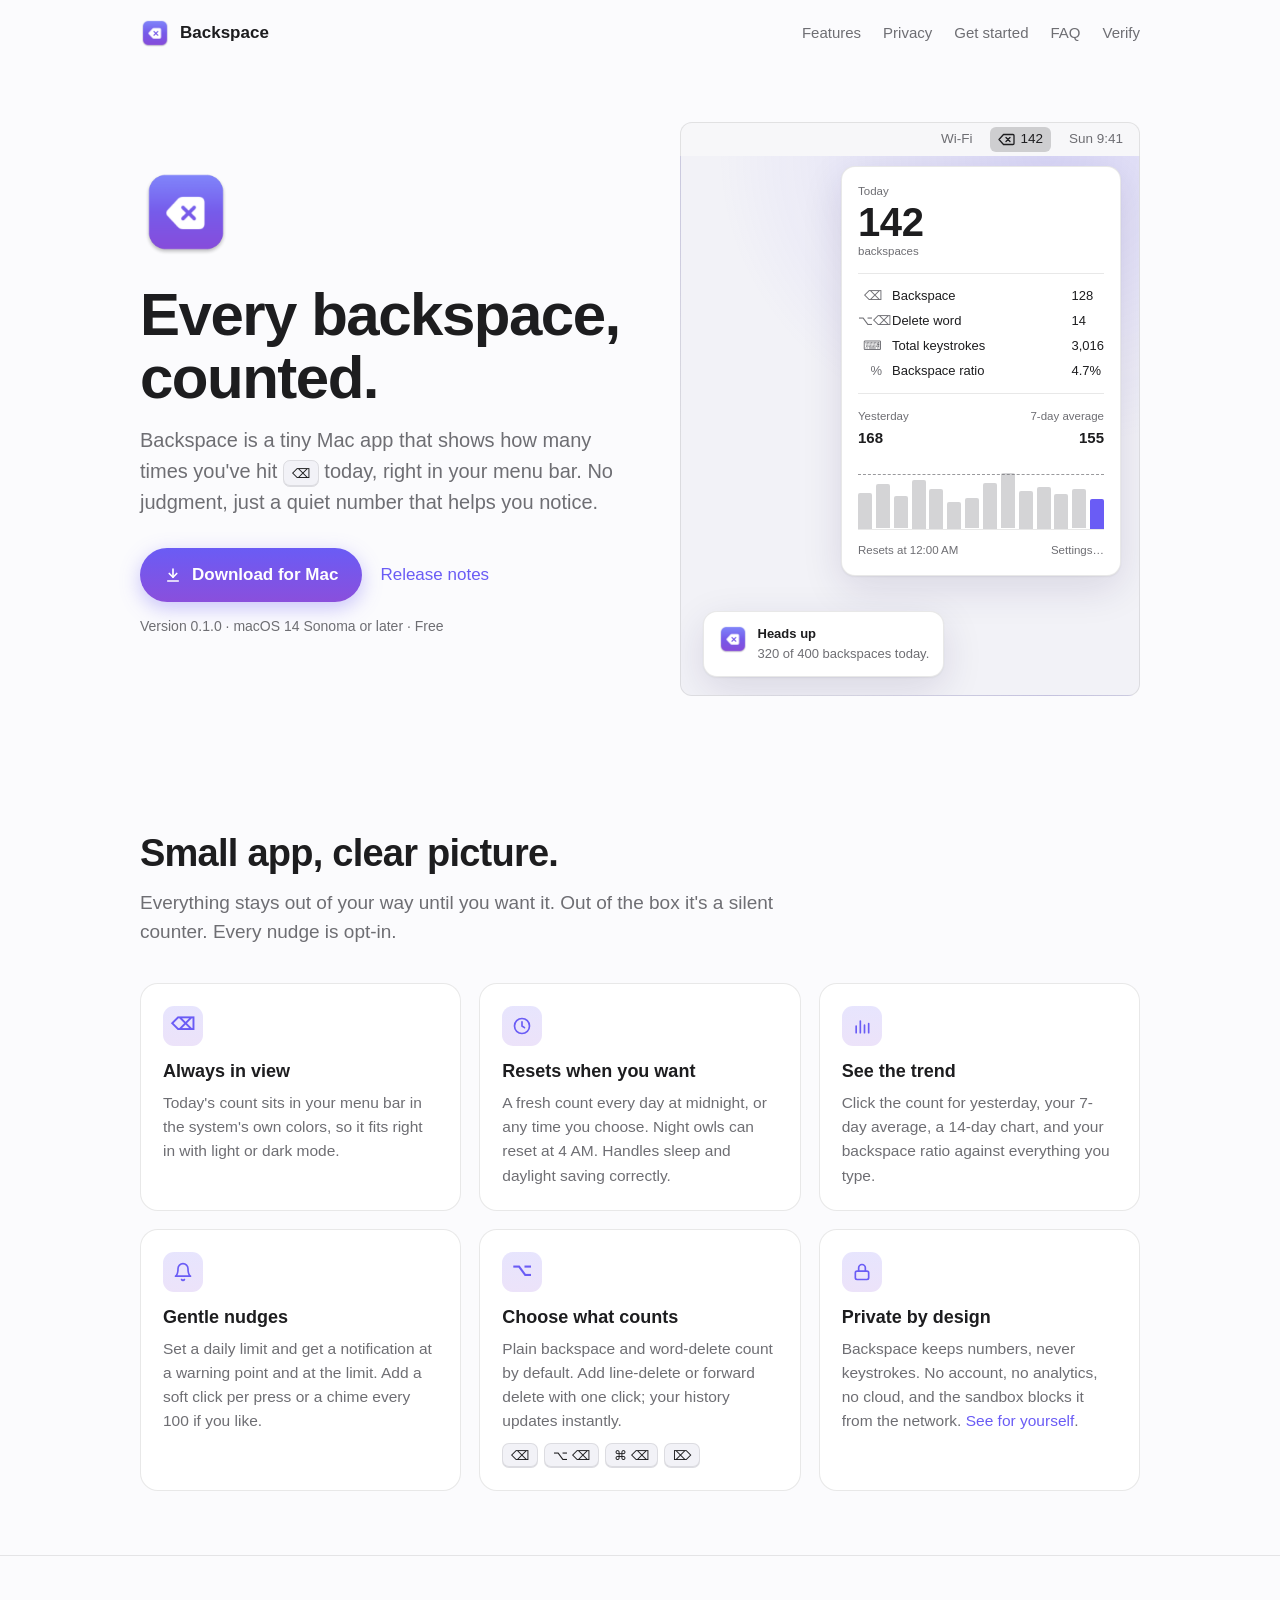
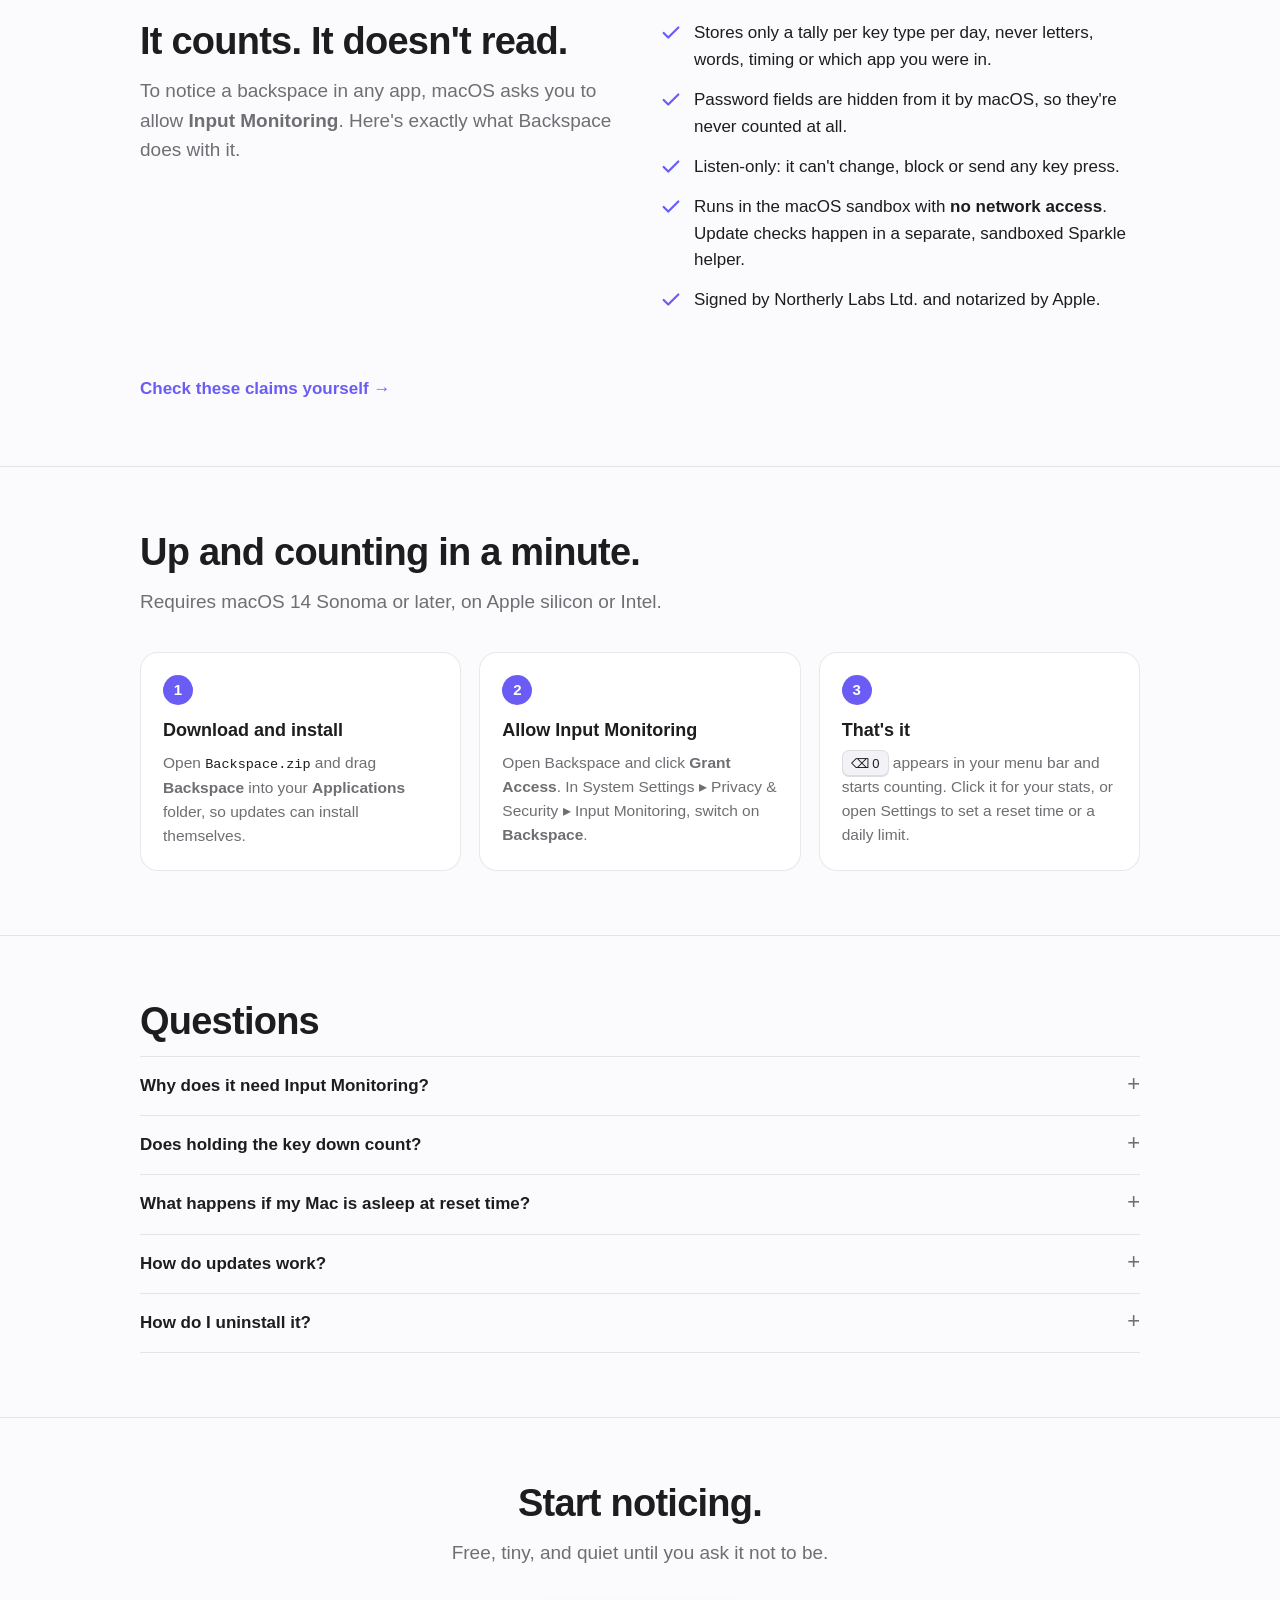
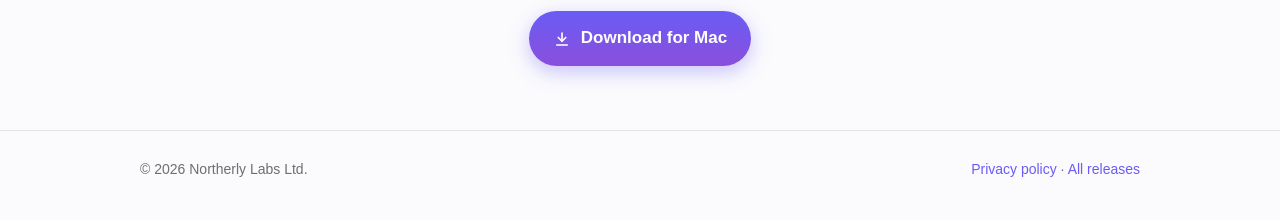
<file: index.html>
<!doctype html>
<html lang="en">
<head>
  <meta charset="utf-8">
  <meta name="viewport" content="width=device-width, initial-scale=1">
  <title>Backspace: a backspace counter for your Mac's menu bar</title>
  <meta name="description" content="Backspace is a tiny macOS menu bar app that counts how many times you press backspace each day. Private by design: only counts are stored, never what you type.">
  <link rel="icon" type="image/png" href="assets/favicon.png">
  <link rel="apple-touch-icon" href="assets/icon.png">
  <meta property="og:title" content="Backspace for macOS">
  <meta property="og:description" content="A quiet count of every backspace, right in your menu bar.">
  <meta property="og:image" content="https://bitbotlabs.com/backspace-releases/assets/icon.png">
  <meta property="og:type" content="website">
  <meta name="twitter:card" content="summary">
  <link rel="stylesheet" href="assets/site.css">
</head>
<body>
  <header class="top">
    <div class="wrap">
      <a class="brand" href="./"><img src="assets/icon.png" alt="" width="30" height="30">Backspace</a>
      <nav class="links" aria-label="Sections">
        <a href="#features">Features</a>
        <a href="#privacy">Privacy</a>
        <a href="#start">Get started</a>
        <a href="#faq">FAQ</a>
        <a href="verify.html">Verify</a>
      </nav>
    </div>
  </header>

  <main>
    <div class="wrap">
      <div class="hero">
        <div>
          <img class="hero-icon" src="assets/icon.png" alt="Backspace app icon" width="92" height="92">
          <h1>Every backspace,<br>counted.</h1>
          <p class="lede">Backspace is a tiny Mac app that shows how many times you've hit <kbd>⌫</kbd> today, right in your menu bar. No judgment, just a quiet number that helps you notice.</p>
          <div class="cta">
            <a class="btn" href="https://github.com/srosky/backspace-releases/releases/latest/download/Backspace.zip">
              <svg viewBox="0 0 24 24" fill="none" stroke="currentColor" stroke-width="2.2" stroke-linecap="round" stroke-linejoin="round" aria-hidden="true"><path d="M12 4v11"/><path d="m7 10 5 5 5-5"/><path d="M5 20h14"/></svg>
              Download for Mac
            </a>
            <a href="https://github.com/srosky/backspace-releases/releases">Release notes</a>
          </div>
          <p class="meta"><span id="version">Version 0.1.0</span> · macOS 14 Sonoma or later · Free</p>
        </div>

        <div class="scene" aria-label="Illustration of the Backspace menu bar item and its window">
          <div class="menubar" aria-hidden="true">
            <span class="dim hide-sm">Wi-Fi</span>
            <span class="item active num">
              <svg viewBox="0 0 34 26" fill="none" stroke="currentColor" stroke-width="2.6" stroke-linejoin="round"><path d="M11 3h19a2 2 0 0 1 2 2v16a2 2 0 0 1-2 2H11L2 13z"/><path d="m16 9 8 8m0-8-8 8" stroke-linecap="round"/></svg>
              142
            </span>
            <span class="dim num">Sun 9:41</span>
          </div>
          <div class="panel-area">
            <div class="panel" aria-hidden="true">
              <div class="label">Today</div>
              <div class="big num">142</div>
              <div class="label">backspaces</div>
              <hr>
              <div class="rows num">
                <span class="sym">⌫</span><span>Backspace</span><span>128</span>
                <span class="sym">⌥⌫</span><span>Delete word</span><span>14</span>
                <span class="sym">⌨︎</span><span>Total keystrokes</span><span>3,016</span>
                <span class="sym">%</span><span>Backspace ratio</span><span>4.7%</span>
              </div>
              <hr>
              <div class="stats num">
                <div><span class="label">Yesterday</span><b>168</b></div>
                <div style="text-align:right"><span class="label">7-day average</span><b>155</b></div>
              </div>
              <div class="chart">
                <span style="height:52%"></span><span style="height:64%"></span><span style="height:47%"></span><span style="height:71%"></span>
                <span style="height:58%"></span><span style="height:39%"></span><span style="height:44%"></span><span style="height:66%"></span>
                <span style="height:80%"></span><span style="height:55%"></span><span style="height:61%"></span><span style="height:50%"></span>
                <span style="height:57%"></span><span class="today" style="height:43%"></span>
                <i class="limit" style="bottom:78%"></i>
              </div>
              <div class="foot"><span>Resets at 12:00 AM</span><span>Settings…</span></div>
            </div>
            <div class="note" aria-hidden="true">
              <img src="assets/icon.png" alt="">
              <div><b>Heads up</b><span>320 of 400 backspaces today.</span></div>
            </div>
          </div>
        </div>
      </div>
    </div>

    <section id="features">
      <div class="wrap">
        <h2>Small app, clear picture.</h2>
        <p class="section-lede">Everything stays out of your way until you want it. Out of the box it's a silent counter. Every nudge is opt-in.</p>
        <div class="grid">
          <div class="card">
            <div class="glyph">⌫</div>
            <h3>Always in view</h3>
            <p>Today's count sits in your menu bar in the system's own colors, so it fits right in with light or dark mode.</p>
          </div>
          <div class="card">
            <div class="glyph">
              <svg width="20" height="20" viewBox="0 0 24 24" fill="none" stroke="currentColor" stroke-width="2" stroke-linecap="round"><circle cx="12" cy="12" r="9"/><path d="M12 7v5l3 2"/></svg>
            </div>
            <h3>Resets when you want</h3>
            <p>A fresh count every day at midnight, or any time you choose. Night owls can reset at 4 AM. Handles sleep and daylight saving correctly.</p>
          </div>
          <div class="card">
            <div class="glyph">
              <svg width="20" height="20" viewBox="0 0 24 24" fill="none" stroke="currentColor" stroke-width="2" stroke-linecap="round"><path d="M5 20V12M10 20V6M15 20v-9M20 20V9"/></svg>
            </div>
            <h3>See the trend</h3>
            <p>Click the count for yesterday, your 7-day average, a 14-day chart, and your backspace ratio against everything you type.</p>
          </div>
          <div class="card">
            <div class="glyph">
              <svg width="20" height="20" viewBox="0 0 24 24" fill="none" stroke="currentColor" stroke-width="2" stroke-linecap="round" stroke-linejoin="round"><path d="M6 8a6 6 0 1 1 12 0c0 7 3 9 3 9H3s3-2 3-9"/><path d="M10.3 21a1.94 1.94 0 0 0 3.4 0"/></svg>
            </div>
            <h3>Gentle nudges</h3>
            <p>Set a daily limit and get a notification at a warning point and at the limit. Add a soft click per press or a chime every 100 if you like.</p>
          </div>
          <div class="card">
            <div class="glyph">⌥</div>
            <h3>Choose what counts</h3>
            <p>Plain backspace and word-delete count by default. Add line-delete or forward delete with one click; your history updates instantly.</p>
            <div class="keys"><kbd>⌫</kbd><kbd>⌥ ⌫</kbd><kbd>⌘ ⌫</kbd><kbd>⌦</kbd></div>
          </div>
          <div class="card">
            <div class="glyph">
              <svg width="20" height="20" viewBox="0 0 24 24" fill="none" stroke="currentColor" stroke-width="2" stroke-linecap="round" stroke-linejoin="round"><rect x="4" y="11" width="16" height="10" rx="2"/><path d="M8 11V7a4 4 0 0 1 8 0v4"/></svg>
            </div>
            <h3>Private by design</h3>
            <p>Backspace keeps numbers, never keystrokes. No account, no analytics, no cloud, and the sandbox blocks it from the network. <a href="verify.html">See for yourself</a>.</p>
          </div>
        </div>
      </div>
    </section>

    <section id="privacy">
      <div class="wrap privacy">
        <div>
          <h2>It counts. It doesn't read.</h2>
          <p class="section-lede">To notice a backspace in any app, macOS asks you to allow <strong>Input Monitoring</strong>. Here's exactly what Backspace does with it.</p>
        </div>
        <ul class="checklist">
          <li><svg viewBox="0 0 24 24" fill="none" stroke="currentColor" stroke-width="2.4" stroke-linecap="round" stroke-linejoin="round"><path d="M20 6 9 17l-5-5"/></svg><span>Stores only a tally per key type per day, never letters, words, timing or which app you were in.</span></li>
          <li><svg viewBox="0 0 24 24" fill="none" stroke="currentColor" stroke-width="2.4" stroke-linecap="round" stroke-linejoin="round"><path d="M20 6 9 17l-5-5"/></svg><span>Password fields are hidden from it by macOS, so they're never counted at all.</span></li>
          <li><svg viewBox="0 0 24 24" fill="none" stroke="currentColor" stroke-width="2.4" stroke-linecap="round" stroke-linejoin="round"><path d="M20 6 9 17l-5-5"/></svg><span>Listen-only: it can't change, block or send any key press.</span></li>
          <li><svg viewBox="0 0 24 24" fill="none" stroke="currentColor" stroke-width="2.4" stroke-linecap="round" stroke-linejoin="round"><path d="M20 6 9 17l-5-5"/></svg><span>Runs in the macOS sandbox with <strong>no network access</strong>. Update checks happen in a separate, sandboxed Sparkle helper.</span></li>
          <li><svg viewBox="0 0 24 24" fill="none" stroke="currentColor" stroke-width="2.4" stroke-linecap="round" stroke-linejoin="round"><path d="M20 6 9 17l-5-5"/></svg><span>Signed by Northerly Labs Ltd. and notarized by Apple.</span></li>
        </ul>
        <p style="margin:22px 0 0"><a href="verify.html"><strong>Check these claims yourself →</strong></a></p>
      </div>
    </section>

    <section id="start">
      <div class="wrap">
        <h2>Up and counting in a minute.</h2>
        <p class="section-lede">Requires macOS 14 Sonoma or later, on Apple silicon or Intel.</p>
        <ol class="steps">
          <li>
            <h3>Download and install</h3>
            <p>Open <span class="path">Backspace.zip</span> and drag <strong>Backspace</strong> into your <strong>Applications</strong> folder, so updates can install themselves.</p>
          </li>
          <li>
            <h3>Allow Input Monitoring</h3>
            <p>Open Backspace and click <strong>Grant Access</strong>. In System Settings ▸ Privacy &amp; Security ▸ Input Monitoring, switch on <strong>Backspace</strong>.</p>
          </li>
          <li>
            <h3>That's it</h3>
            <p><kbd>⌫ 0</kbd> appears in your menu bar and starts counting. Click it for your stats, or open Settings to set a reset time or a daily limit.</p>
          </li>
        </ol>
      </div>
    </section>

    <section id="faq">
      <div class="wrap">
        <h2>Questions</h2>
        <details>
          <summary>Why does it need Input Monitoring?</summary>
          <p>It's the only way for an app to notice a key press while you're typing in another app. Backspace uses it in listen-only mode and keeps nothing but counts. You can switch it off any time in System Settings ▸ Privacy &amp; Security ▸ Input Monitoring.</p>
        </details>
        <details>
          <summary>Does holding the key down count?</summary>
          <p>Yes. Each repeated delete counts, so the number matches the characters you actually removed. Per-press sounds stay quiet while the key repeats, unless you turn that off.</p>
        </details>
        <details>
          <summary>What happens if my Mac is asleep at reset time?</summary>
          <p>Backspace resets as soon as your Mac wakes up, and earlier presses stay with the day they belong to. Missed days don't show up as empty rows.</p>
        </details>
        <details>
          <summary>How do updates work?</summary>
          <p>Backspace checks once a day and offers new versions with a standard update window. You can turn automatic checks off in Settings ▸ General, or check by hand.</p>
        </details>
        <details>
          <summary>How do I uninstall it?</summary>
          <p>Quit Backspace from its menu bar window and move the app to the Trash. To remove your history and settings too, delete <span class="path">~/Library/Containers/com.simonroscoe.Backspace</span>.</p>
        </details>
      </div>
    </section>

    <section class="closing">
      <div class="wrap">
        <h2>Start noticing.</h2>
        <p class="section-lede" style="margin-inline:auto">Free, tiny, and quiet until you ask it not to be.</p>
        <a class="btn" href="https://github.com/srosky/backspace-releases/releases/latest/download/Backspace.zip">
          <svg viewBox="0 0 24 24" fill="none" stroke="currentColor" stroke-width="2.2" stroke-linecap="round" stroke-linejoin="round" aria-hidden="true"><path d="M12 4v11"/><path d="m7 10 5 5 5-5"/><path d="M5 20h14"/></svg>
          Download for Mac
        </a>
      </div>
    </section>
  </main>

  <footer>
    <div class="wrap">
      <span>© 2026 Northerly Labs Ltd.</span>
      <span><a href="verify.html#policy">Privacy policy</a> · <a href="https://github.com/srosky/backspace-releases/releases">All releases</a></span>
    </div>
  </footer>

  <script>
    // Show the newest version and its date. Falls back to the static text if GitHub's API is unavailable.
    fetch("https://api.github.com/repos/srosky/backspace-releases/releases/latest")
      .then(r => r.ok ? r.json() : Promise.reject(r.status))
      .then(release => {
        const version = String(release.tag_name || "").replace(/^v/, "");
        if (!version) return;
        const date = new Date(release.published_at).toLocaleDateString(undefined, { day: "numeric", month: "short", year: "numeric" });
        document.getElementById("version").textContent = "Version " + version + " · " + date;
      })
      .catch(() => {});
  </script>
</body>
</html>
</file>
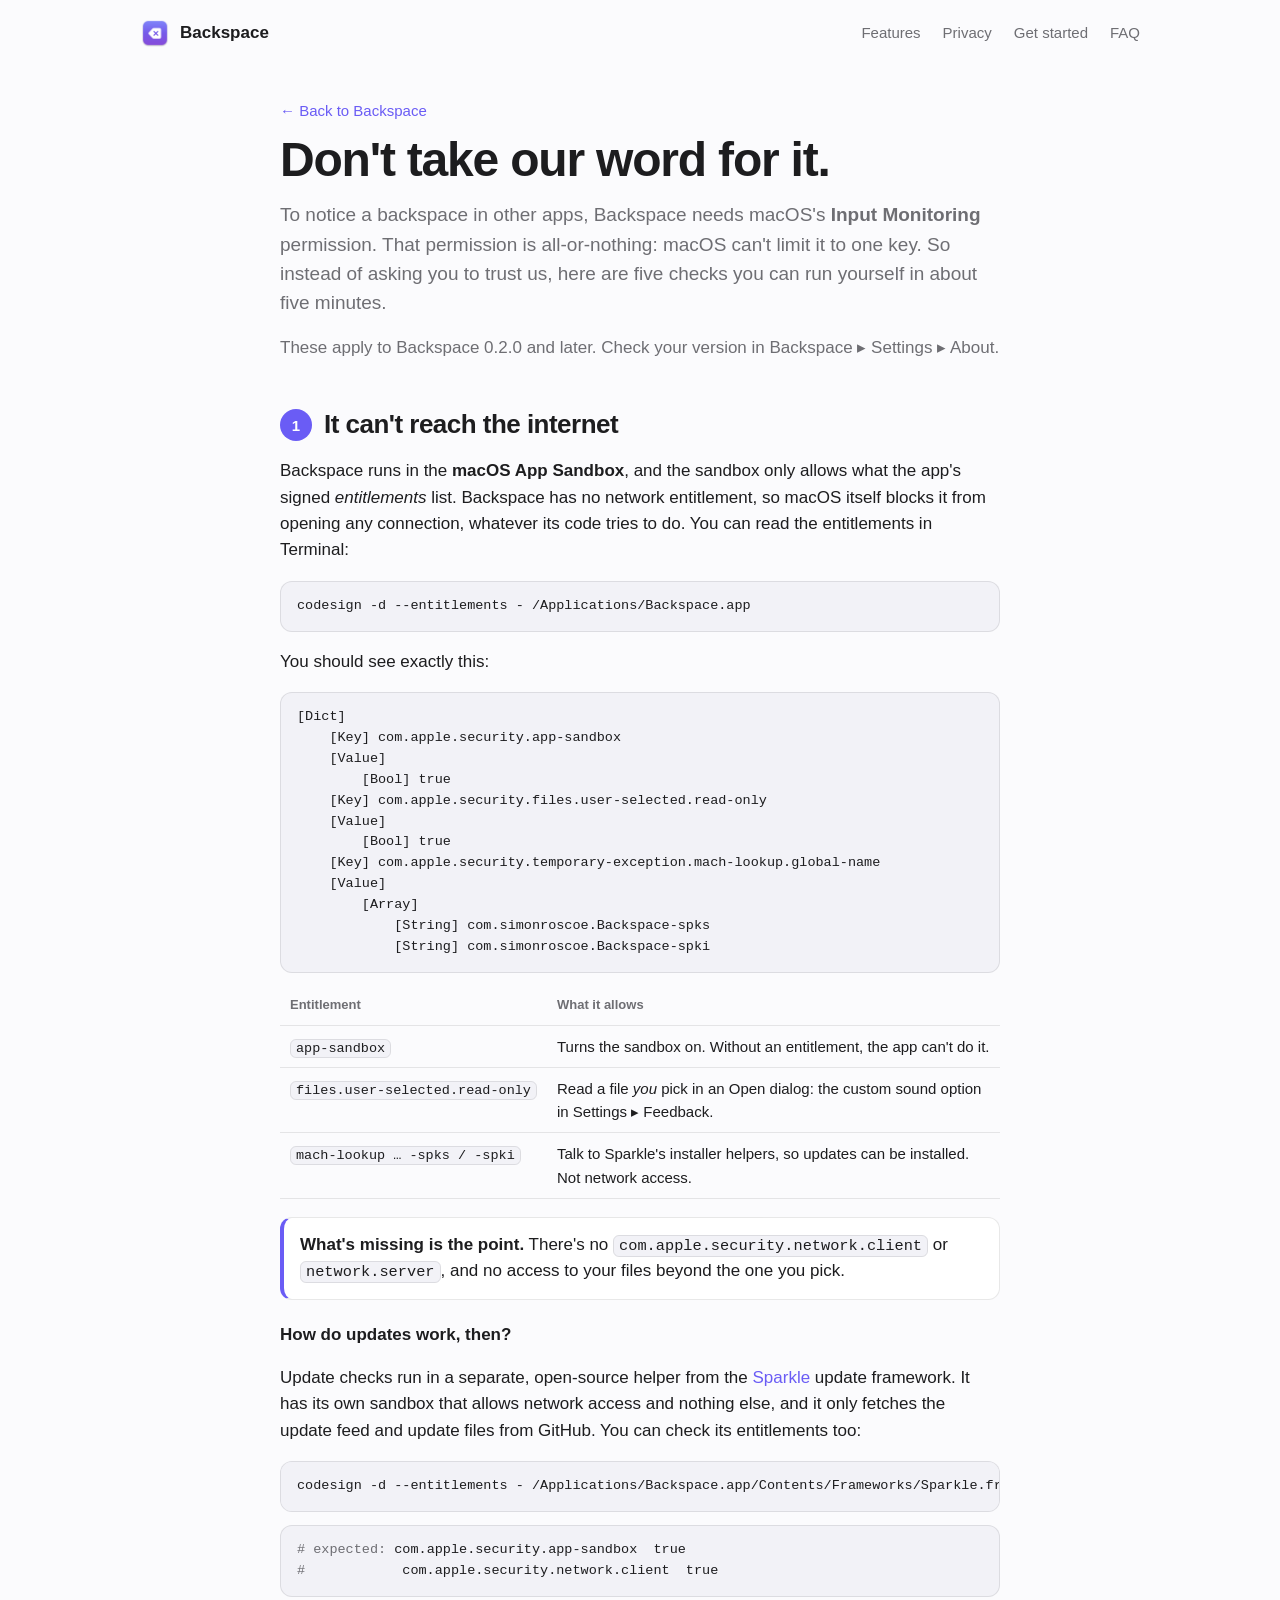
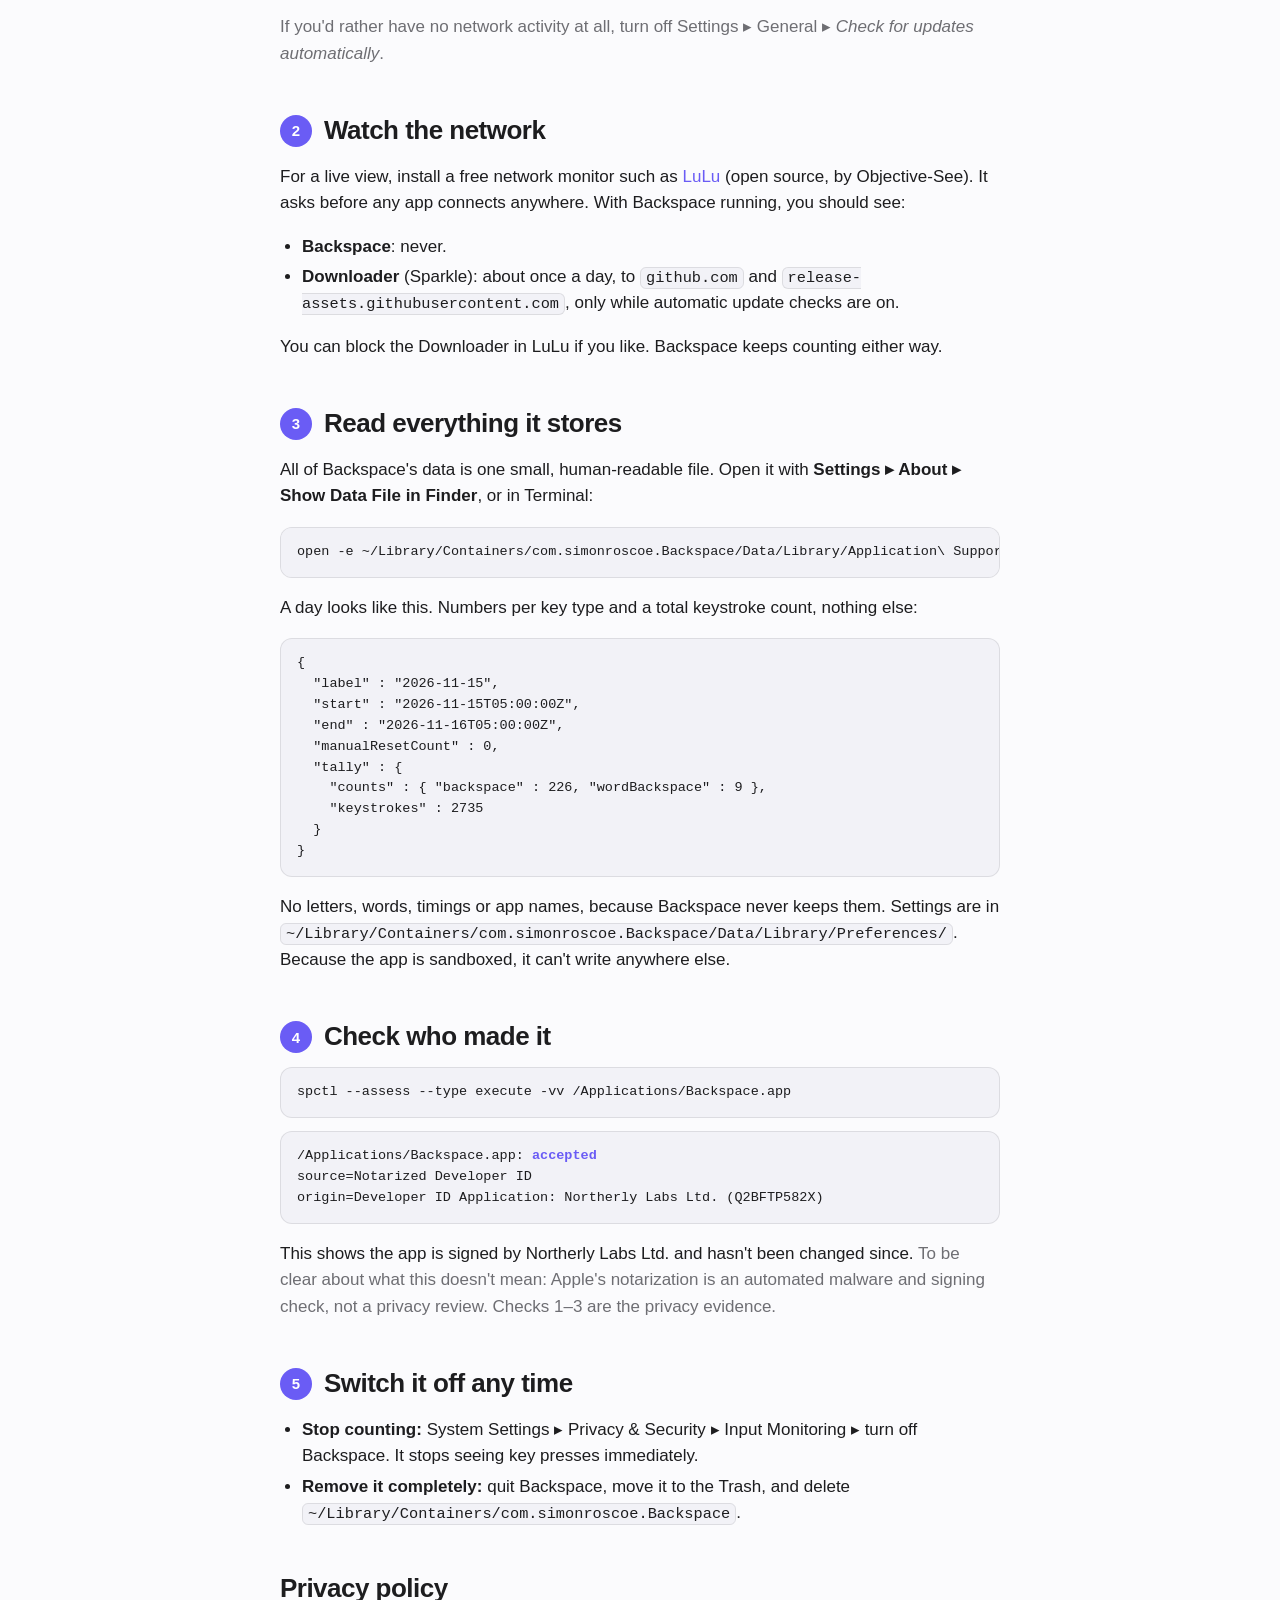
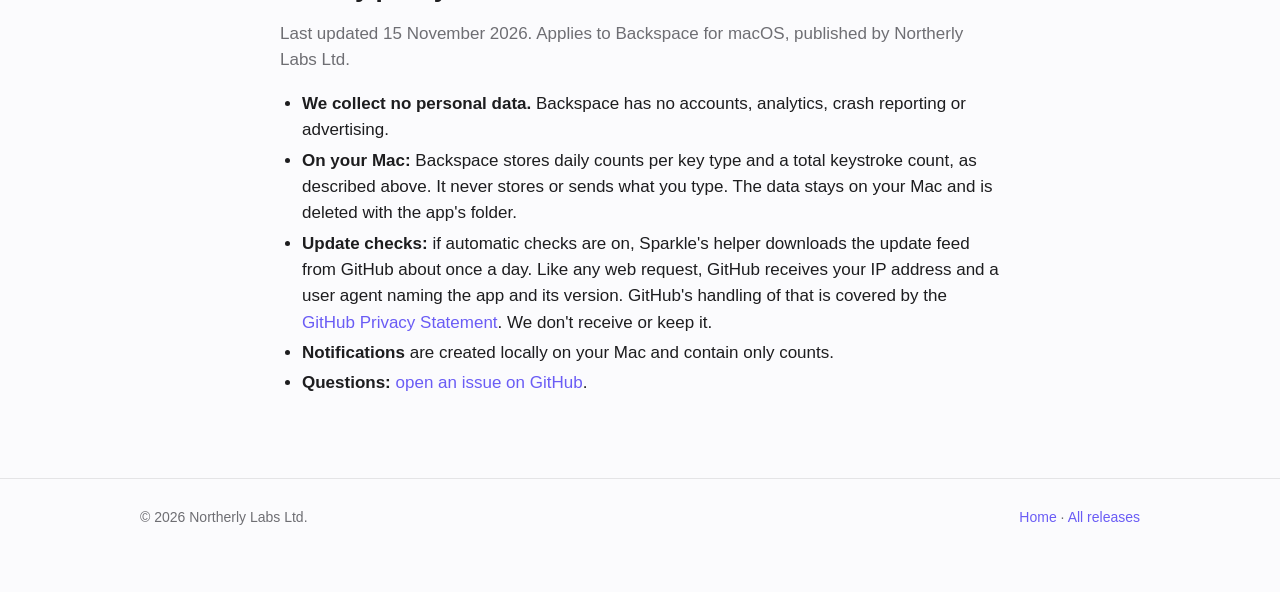
<file: verify.html>
<!doctype html>
<html lang="en">
<head>
  <meta charset="utf-8">
  <meta name="viewport" content="width=device-width, initial-scale=1">
  <title>Check Backspace's privacy</title>
  <meta name="description" content="How to check for yourself that Backspace keeps only counts, can't reach the network, and is signed and notarized. Plus the Backspace privacy policy.">
  <link rel="icon" type="image/png" href="assets/favicon.png">
  <link rel="stylesheet" href="assets/site.css">
  <meta property="og:title" content="Check Backspace's privacy yourself">
  <meta property="og:image" content="https://bitbotlabs.com/backspace-releases/assets/icon.png">
</head>
<body>
  <header class="top">
    <div class="wrap">
      <a class="brand" href="./"><img src="assets/icon.png" alt="" width="30" height="30">Backspace</a>
      <nav class="links" aria-label="Sections">
        <a href="./#features">Features</a>
        <a href="./#privacy">Privacy</a>
        <a href="./#start">Get started</a>
        <a href="./#faq">FAQ</a>
      </nav>
    </div>
  </header>

  <main class="doc">
    <a class="back" href="./">← Back to Backspace</a>
    <h1>Don't take our word for it.</h1>
    <p class="lede">To notice a backspace in other apps, Backspace needs macOS's <strong>Input Monitoring</strong> permission. That permission is all-or-nothing: macOS can't limit it to one key. So instead of asking you to trust us, here are five checks you can run yourself in about five minutes.</p>
    <p class="muted">These apply to Backspace 0.2.0 and later. Check your version in Backspace ▸ Settings ▸ About.</p>

    <h2><span class="n">1</span>It can't reach the internet</h2>
    <p>Backspace runs in the <strong>macOS App Sandbox</strong>, and the sandbox only allows what the app's signed <em>entitlements</em> list. Backspace has no network entitlement, so macOS itself blocks it from opening any connection, whatever its code tries to do. You can read the entitlements in Terminal:</p>
    <pre><code>codesign -d --entitlements - /Applications/Backspace.app</code></pre>
    <p>You should see exactly this:</p>
    <pre><code>[Dict]
	[Key] com.apple.security.app-sandbox
	[Value]
		[Bool] true
	[Key] com.apple.security.files.user-selected.read-only
	[Value]
		[Bool] true
	[Key] com.apple.security.temporary-exception.mach-lookup.global-name
	[Value]
		[Array]
			[String] com.simonroscoe.Backspace-spks
			[String] com.simonroscoe.Backspace-spki</code></pre>
    <table class="ent">
      <thead><tr><th>Entitlement</th><th>What it allows</th></tr></thead>
      <tbody>
        <tr><td><code>app-sandbox</code></td><td>Turns the sandbox on. Without an entitlement, the app can't do it.</td></tr>
        <tr><td><code>files.user-selected.read-only</code></td><td>Read a file <em>you</em> pick in an Open dialog: the custom sound option in Settings ▸ Feedback.</td></tr>
        <tr><td><code>mach-lookup … -spks / -spki</code></td><td>Talk to Sparkle's installer helpers, so updates can be installed. Not network access.</td></tr>
      </tbody>
    </table>
    <div class="callout">
      <p><strong>What's missing is the point.</strong> There's no <code>com.apple.security.network.client</code> or <code>network.server</code>, and no access to your files beyond the one you pick.</p>
    </div>

    <h3>How do updates work, then?</h3>
    <p>Update checks run in a separate, open-source helper from the <a href="https://sparkle-project.org">Sparkle</a> update framework. It has its own sandbox that allows network access and nothing else, and it only fetches the update feed and update files from GitHub. You can check its entitlements too:</p>
    <pre><code>codesign -d --entitlements - /Applications/Backspace.app/Contents/Frameworks/Sparkle.framework/Versions/B/XPCServices/Downloader.xpc</code></pre>
    <pre><code><span class="c"># expected:</span> com.apple.security.app-sandbox  true
<span class="c">#           </span> com.apple.security.network.client  true</code></pre>
    <p class="muted">If you'd rather have no network activity at all, turn off Settings ▸ General ▸ <em>Check for updates automatically</em>.</p>

    <h2><span class="n">2</span>Watch the network</h2>
    <p>For a live view, install a free network monitor such as <a href="https://objective-see.org/products/lulu.html">LuLu</a> (open source, by Objective-See). It asks before any app connects anywhere. With Backspace running, you should see:</p>
    <ul>
      <li><strong>Backspace</strong>: never.</li>
      <li><strong>Downloader</strong> (Sparkle): about once a day, to <code>github.com</code> and <code>release-assets.githubusercontent.com</code>, only while automatic update checks are on.</li>
    </ul>
    <p>You can block the Downloader in LuLu if you like. Backspace keeps counting either way.</p>

    <h2><span class="n">3</span>Read everything it stores</h2>
    <p>All of Backspace's data is one small, human-readable file. Open it with <strong>Settings ▸ About ▸ Show Data File in Finder</strong>, or in Terminal:</p>
    <pre><code>open -e ~/Library/Containers/com.simonroscoe.Backspace/Data/Library/Application\ Support/Backspace/history.json</code></pre>
    <p>A day looks like this. Numbers per key type and a total keystroke count, nothing else:</p>
    <pre><code>{
  "label" : "2026-11-15",
  "start" : "2026-11-15T05:00:00Z",
  "end" : "2026-11-16T05:00:00Z",
  "manualResetCount" : 0,
  "tally" : {
    "counts" : { "backspace" : 226, "wordBackspace" : 9 },
    "keystrokes" : 2735
  }
}</code></pre>
    <p>No letters, words, timings or app names, because Backspace never keeps them. Settings are in <code>~/Library/Containers/com.simonroscoe.Backspace/Data/Library/Preferences/</code>. Because the app is sandboxed, it can't write anywhere else.</p>

    <h2><span class="n">4</span>Check who made it</h2>
    <pre><code>spctl --assess --type execute -vv /Applications/Backspace.app</code></pre>
    <pre><code>/Applications/Backspace.app: <span class="ok">accepted</span>
source=Notarized Developer ID
origin=Developer ID Application: Northerly Labs Ltd. (Q2BFTP582X)</code></pre>
    <p>This shows the app is signed by Northerly Labs Ltd. and hasn't been changed since. <span class="muted">To be clear about what this doesn't mean: Apple's notarization is an automated malware and signing check, not a privacy review. Checks 1–3 are the privacy evidence.</span></p>

    <h2><span class="n">5</span>Switch it off any time</h2>
    <ul>
      <li><strong>Stop counting:</strong> System Settings ▸ Privacy &amp; Security ▸ Input Monitoring ▸ turn off Backspace. It stops seeing key presses immediately.</li>
      <li><strong>Remove it completely:</strong> quit Backspace, move it to the Trash, and delete <code>~/Library/Containers/com.simonroscoe.Backspace</code>.</li>
    </ul>

    <h2 id="policy">Privacy policy</h2>
    <p class="muted">Last updated 15 November 2026. Applies to Backspace for macOS, published by Northerly Labs Ltd.</p>
    <ul>
      <li><strong>We collect no personal data.</strong> Backspace has no accounts, analytics, crash reporting or advertising.</li>
      <li><strong>On your Mac:</strong> Backspace stores daily counts per key type and a total keystroke count, as described above. It never stores or sends what you type. The data stays on your Mac and is deleted with the app's folder.</li>
      <li><strong>Update checks:</strong> if automatic checks are on, Sparkle's helper downloads the update feed from GitHub about once a day. Like any web request, GitHub receives your IP address and a user agent naming the app and its version. GitHub's handling of that is covered by the <a href="https://docs.github.com/site-policy/privacy-policies/github-general-privacy-statement">GitHub Privacy Statement</a>. We don't receive or keep it.</li>
      <li><strong>Notifications</strong> are created locally on your Mac and contain only counts.</li>
      <li><strong>Questions:</strong> <a href="https://github.com/srosky/backspace-releases/issues">open an issue on GitHub</a>.</li>
    </ul>
  </main>

  <footer>
    <div class="wrap">
      <span>© 2026 Northerly Labs Ltd.</span>
      <span><a href="./">Home</a> · <a href="https://github.com/srosky/backspace-releases/releases">All releases</a></span>
    </div>
  </footer>
</body>
</html>
</file>
<file: assets/site.css>
:root {
  --bg: #fbfbfd;
  --surface: #ffffff;
  --surface-2: #f2f2f7;
  --text: #1d1d1f;
  --muted: #6e6e73;
  --border: rgba(0, 0, 0, 0.09);
  --accent: #6a5cf5;
  --accent-2: #8a4fdc;
  --accent-text: #ffffff;
  --bar: rgba(60, 60, 67, 0.22);
  --menubar: rgba(246, 246, 248, 0.86);
  --shadow: 0 1px 2px rgba(0,0,0,.06), 0 12px 40px rgba(30, 20, 80, .12);
  --radius: 18px;
  color-scheme: light;
}
@media (prefers-color-scheme: dark) {
  :root {
    --bg: #0f0f12;
    --surface: #1c1c21;
    --surface-2: #26262c;
    --text: #f5f5f7;
    --muted: #a1a1a8;
    --border: rgba(255, 255, 255, 0.1);
    --accent: #8b80ff;
    --accent-2: #a874f0;
    --bar: rgba(235, 235, 245, 0.22);
    --menubar: rgba(40, 40, 46, 0.86);
    --shadow: 0 1px 2px rgba(0,0,0,.4), 0 12px 40px rgba(0,0,0,.45);
    color-scheme: dark;
  }
}

* { box-sizing: border-box; }
html { -webkit-text-size-adjust: 100%; }
body {
  margin: 0;
  background: var(--bg);
  color: var(--text);
  font: 17px/1.55 -apple-system, BlinkMacSystemFont, "SF Pro Text", "Segoe UI", Roboto, "Helvetica Neue", sans-serif;
  -webkit-font-smoothing: antialiased;
}
a { color: var(--accent); text-decoration: none; }
a:hover { text-decoration: underline; }
.wrap { max-width: 1040px; margin: 0 auto; padding: 0 20px; }
.num { font-variant-numeric: tabular-nums; }

/* Header */
header.top { padding: 18px 0; }
header.top .wrap { display: flex; align-items: center; justify-content: space-between; gap: 16px; }
.brand { display: flex; align-items: center; gap: 10px; font-weight: 600; color: var(--text); }
.brand:hover { text-decoration: none; }
.brand img { width: 30px; height: 30px; }
nav.links { display: flex; gap: 22px; font-size: 15px; }
nav.links a { color: var(--muted); }
nav.links a:hover { color: var(--text); text-decoration: none; }

/* Hero */
.hero { display: grid; grid-template-columns: 1.05fr 1fr; gap: 56px; align-items: center; padding: 56px 0 72px; }
.hero h1 { font-size: clamp(40px, 6vw, 60px); line-height: 1.04; letter-spacing: -0.025em; margin: 18px 0 16px; }
.hero .lede { font-size: 20px; color: var(--muted); margin: 0 0 30px; max-width: 30em; }
.hero-icon { width: 92px; height: 92px; }
.cta { display: flex; flex-wrap: wrap; align-items: center; gap: 14px 18px; }
.btn {
  display: inline-flex; align-items: center; gap: 10px;
  padding: 14px 24px; border-radius: 999px;
  background: linear-gradient(180deg, var(--accent), var(--accent-2));
  color: var(--accent-text); font-weight: 600; font-size: 17px;
  box-shadow: 0 6px 20px rgba(106, 92, 245, .35);
}
.btn:hover { text-decoration: none; filter: brightness(1.06); }
.btn svg { width: 18px; height: 18px; }
.meta { color: var(--muted); font-size: 14px; margin-top: 14px; }

/* Illustration */
.scene { position: relative; }
.menubar {
  display: flex; justify-content: flex-end; align-items: center; gap: 18px;
  height: 34px; padding: 0 16px; border-radius: 12px 12px 0 0;
  background: var(--menubar); border: 1px solid var(--border); border-bottom: none;
  backdrop-filter: blur(20px); -webkit-backdrop-filter: blur(20px);
  font-size: 13.5px; color: var(--text);
}
.menubar .dim { color: var(--muted); }
.menubar .item { display: inline-flex; align-items: center; gap: 5px; padding: 2px 8px; border-radius: 6px; font-weight: 500; }
.menubar .item.active { background: var(--bar); }
.menubar .item svg { width: 17px; height: 13px; }
.panel-area { position: relative; height: 540px; border: 1px solid var(--border); border-top: none; border-radius: 0 0 12px 12px;
  background: radial-gradient(120% 90% at 80% 0%, rgba(106,92,245,.18), transparent 60%), var(--surface-2); overflow: hidden; }
.panel {
  position: absolute; right: 18px; top: 10px; width: 280px;
  background: var(--surface); border: 1px solid var(--border); border-radius: 14px; box-shadow: var(--shadow);
  padding: 16px; font-size: 13px;
}
.panel .label { color: var(--muted); font-size: 11.5px; }
.panel .big { font: 600 40px/1.05 ui-rounded, -apple-system, "SF Pro Rounded", sans-serif; letter-spacing: -0.01em; }
.panel hr { border: 0; border-top: 1px solid var(--border); margin: 12px 0; }
.rows { display: grid; grid-template-columns: 34px 1fr auto; row-gap: 5px; }
.rows .sym { color: var(--muted); text-align: right; padding-right: 10px; }
.stats { display: flex; justify-content: space-between; }
.stats b { display: block; font-size: 15px; }
.chart { display: flex; align-items: flex-end; gap: 4px; height: 70px; margin-top: 10px; border-bottom: 1px solid var(--border); position: relative; }
.chart span { flex: 1; background: var(--bar); border-radius: 2px 2px 0 0; }
.chart span.today { background: var(--accent); }
.chart .limit { position: absolute; left: 0; right: 0; border-top: 1px dashed var(--muted); opacity: .7; }
.panel .foot { display: flex; justify-content: space-between; margin-top: 12px; color: var(--muted); font-size: 11.5px; }
.note { position: absolute; left: 22px; bottom: 18px; max-width: 250px; background: var(--surface); border: 1px solid var(--border);
  border-radius: 14px; box-shadow: var(--shadow); padding: 12px 14px; font-size: 13px; display: flex; gap: 10px; }
.note img { width: 30px; height: 30px; flex: none; }
.note b { display: block; }
.note span { color: var(--muted); }

/* Sections */
section { padding: 64px 0; }
section + section { border-top: 1px solid var(--border); }
h2 { font-size: clamp(28px, 4vw, 38px); letter-spacing: -0.02em; line-height: 1.15; margin: 0 0 12px; }
.section-lede { color: var(--muted); font-size: 19px; margin: 0 0 36px; max-width: 36em; }
.grid { display: grid; grid-template-columns: repeat(3, 1fr); gap: 18px; }
.card { background: var(--surface); border: 1px solid var(--border); border-radius: var(--radius); padding: 22px; }
.card h3 { margin: 12px 0 6px; font-size: 18px; }
.card p { margin: 0; color: var(--muted); font-size: 15.5px; }
.glyph { width: 40px; height: 40px; border-radius: 11px; display: grid; place-items: center;
  background: linear-gradient(180deg, rgba(106,92,245,.16), rgba(138,79,220,.16)); color: var(--accent); font-weight: 600; font-size: 17px; }
.keys { display: flex; flex-wrap: wrap; gap: 6px; margin-top: 10px; }
kbd { font: 500 13px/1 -apple-system, sans-serif; padding: 5px 8px; border-radius: 7px; border: 1px solid var(--border);
  background: var(--surface-2); color: var(--text); box-shadow: inset 0 -1px 0 var(--border); }

.privacy { display: grid; grid-template-columns: 1fr 1fr; gap: 40px; align-items: start; }
.checklist { list-style: none; padding: 0; margin: 0; display: grid; gap: 14px; }
.checklist li { display: flex; gap: 12px; }
.checklist svg { flex: none; width: 22px; height: 22px; color: var(--accent); margin-top: 2px; }

ol.steps { list-style: none; counter-reset: step; padding: 0; margin: 0; display: grid; grid-template-columns: repeat(3, 1fr); gap: 18px; }
ol.steps li { counter-increment: step; background: var(--surface); border: 1px solid var(--border); border-radius: var(--radius); padding: 22px; }
ol.steps li::before { content: counter(step); display: grid; place-items: center; width: 30px; height: 30px; border-radius: 50%;
  background: var(--accent); color: var(--accent-text); font-weight: 600; font-size: 15px; margin-bottom: 12px; }
ol.steps h3 { margin: 0 0 6px; font-size: 18px; }
ol.steps p { margin: 0; color: var(--muted); font-size: 15.5px; }
.path { font-family: ui-monospace, "SF Mono", Menlo, monospace; font-size: 13.5px; color: var(--text); }

details { border-bottom: 1px solid var(--border); padding: 16px 0; }
details:first-of-type { border-top: 1px solid var(--border); }
summary { cursor: pointer; font-weight: 600; list-style: none; display: flex; justify-content: space-between; gap: 16px; }
summary::-webkit-details-marker { display: none; }
summary::after { content: "+"; color: var(--muted); font-weight: 400; font-size: 22px; line-height: 1; }
details[open] summary::after { content: "−"; }
details p { color: var(--muted); margin: 10px 0 0; max-width: 46em; }

.closing { text-align: center; }
.closing .btn { margin-top: 8px; }
footer { border-top: 1px solid var(--border); padding: 28px 0 40px; color: var(--muted); font-size: 14px; }
footer .wrap { display: flex; flex-wrap: wrap; justify-content: space-between; gap: 10px; }

@media (max-width: 860px) {
  .hero { grid-template-columns: 1fr; gap: 40px; padding-top: 28px; }
  .grid, ol.steps { grid-template-columns: 1fr 1fr; }
  .privacy { grid-template-columns: 1fr; gap: 24px; }
}
@media (max-width: 560px) {
  body { font-size: 16px; }
  nav.links { display: none; }
  .grid, ol.steps { grid-template-columns: 1fr; }
  .hero .lede { font-size: 18px; }
  .panel { right: 10px; left: 10px; width: auto; }
  .panel-area { height: 440px; }
  .note { display: none; }
  .menubar .hide-sm { display: none; }
  section { padding: 48px 0; }
}
@media (prefers-reduced-motion: no-preference) {
  .chart span { transform-origin: bottom; animation: grow .9s cubic-bezier(.2,.8,.2,1) both; }
  .chart span:nth-child(odd) { animation-delay: .05s; }
  @keyframes grow { from { transform: scaleY(0); } }
}

/* Verify page */
.doc { max-width: 760px; margin: 0 auto; padding: 32px 20px 64px; }
.doc h1 { font-size: clamp(34px, 5vw, 48px); letter-spacing: -0.025em; line-height: 1.08; margin: 10px 0 14px; }
.doc .lede { font-size: 19px; color: var(--muted); margin: 0 0 8px; }
.doc h2 { font-size: 26px; margin: 48px 0 10px; display: flex; align-items: center; gap: 12px; }
.doc h2 .n { flex: none; display: grid; place-items: center; width: 32px; height: 32px; border-radius: 50%;
  background: var(--accent); color: var(--accent-text); font-size: 15px; letter-spacing: 0; }
.doc h3 { font-size: 17px; margin: 22px 0 6px; }
.doc p, .doc li { color: var(--text); }
.doc .muted { color: var(--muted); }
.doc ul { padding-left: 22px; }
.doc li { margin: 4px 0; }
pre {
  background: var(--surface-2); border: 1px solid var(--border); border-radius: 12px;
  padding: 14px 16px; overflow-x: auto; tab-size: 4; font: 13.5px/1.55 ui-monospace, "SF Mono", Menlo, monospace; color: var(--text);
}
pre .c { color: var(--muted); }
pre .ok { color: var(--accent); font-weight: 600; }
code { font: 0.9em ui-monospace, "SF Mono", Menlo, monospace; background: var(--surface-2); border: 1px solid var(--border);
  border-radius: 6px; padding: 1px 5px; }
pre code { background: none; border: 0; padding: 0; font: inherit; }
.callout { border: 1px solid var(--border); border-left: 4px solid var(--accent); background: var(--surface);
  border-radius: 12px; padding: 14px 16px; margin: 18px 0; }
.callout p { margin: 0; }
.callout p + p { margin-top: 8px; }
table.ent { width: 100%; border-collapse: collapse; margin: 12px 0; font-size: 15px; }
table.ent th, table.ent td { text-align: left; vertical-align: top; padding: 9px 10px; border-bottom: 1px solid var(--border); }
table.ent th { color: var(--muted); font-weight: 600; font-size: 13px; }
table.ent td:first-child { white-space: nowrap; }
@media (max-width: 560px) { table.ent td:first-child { white-space: normal; word-break: break-word; } }
.back { font-size: 15px; }
</file>
